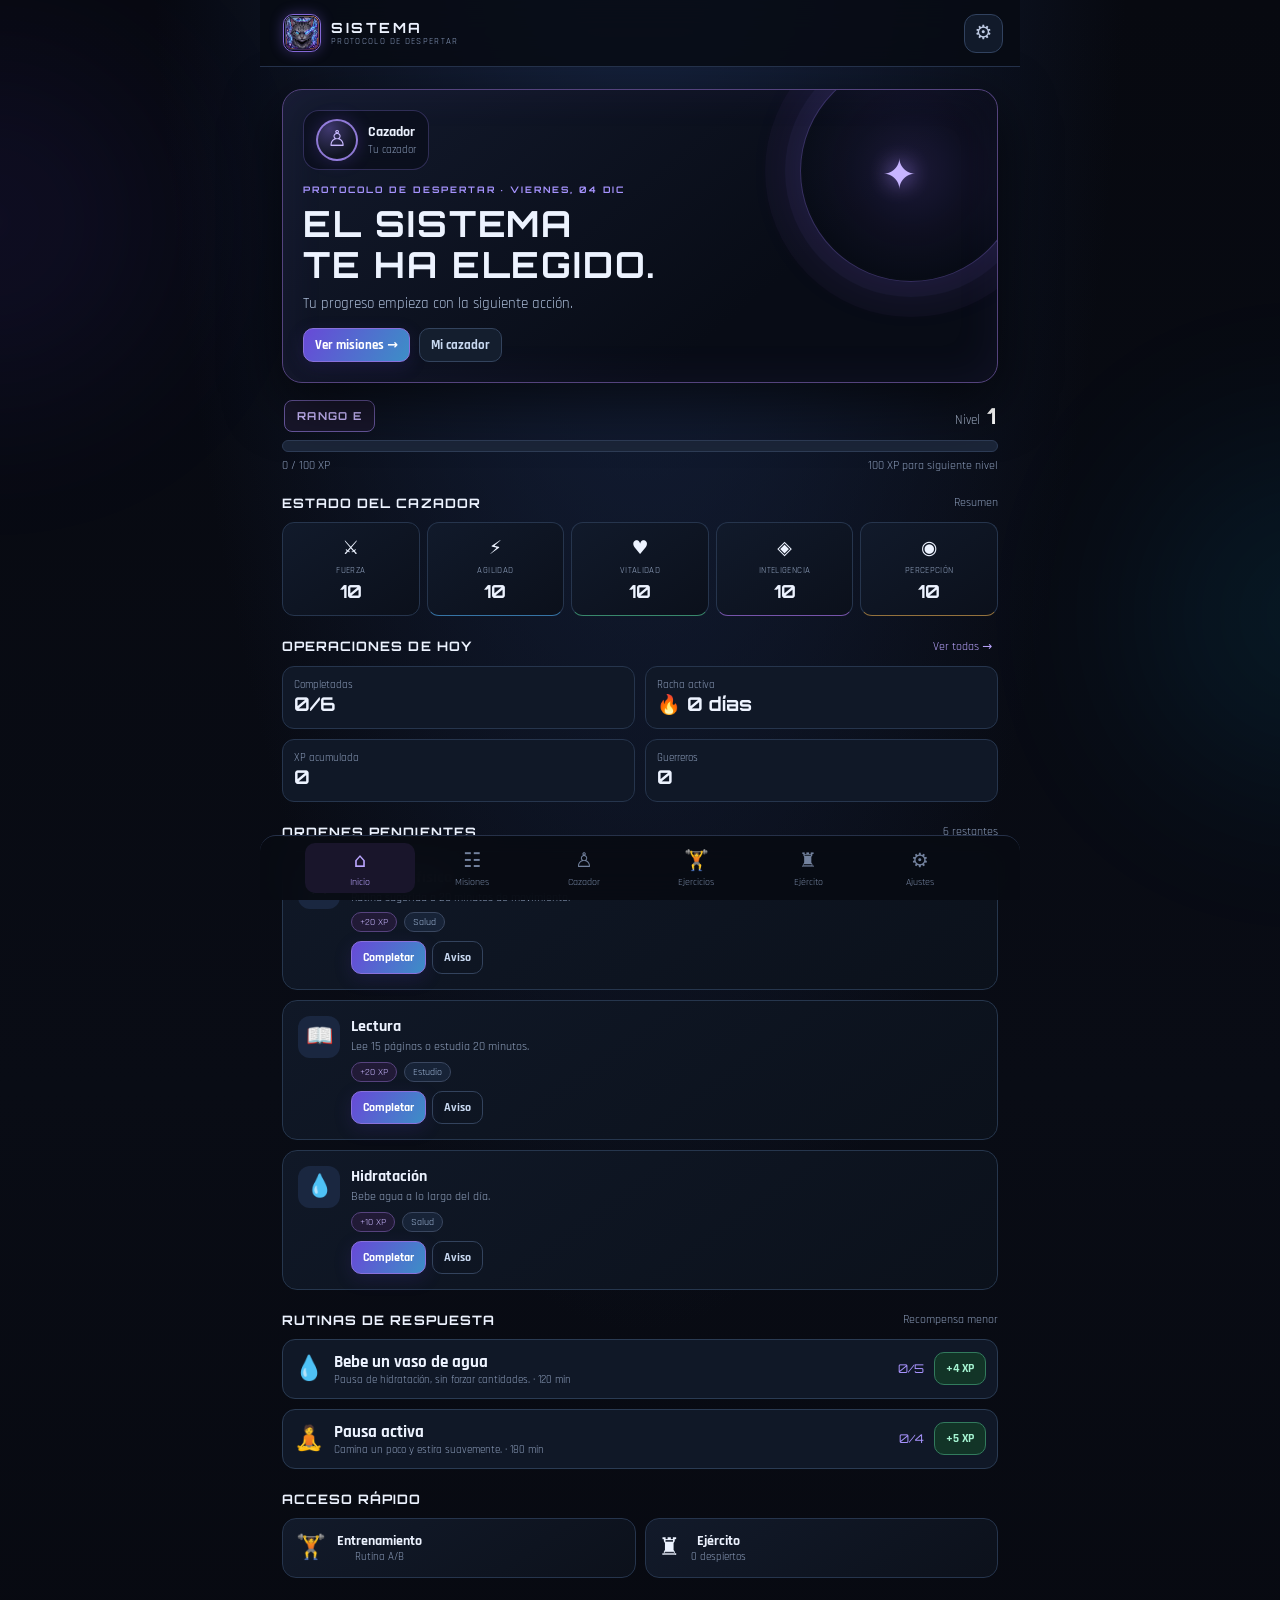
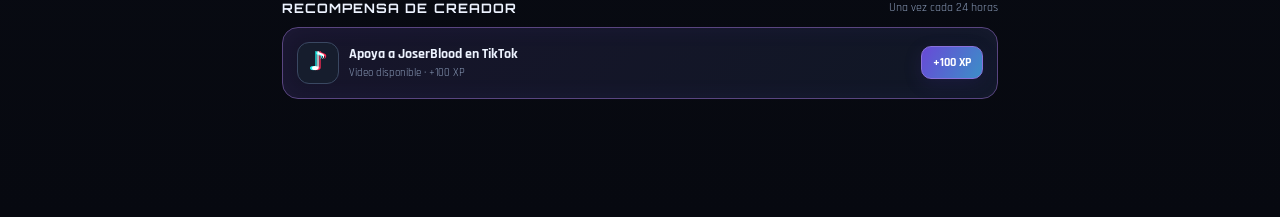
<file: index.html>
<!doctype html>
<html lang="es">
<head>
<meta charset="utf-8"><meta name="viewport" content="width=device-width,initial-scale=1,viewport-fit=cover">
<meta name="theme-color" content="#070910"><meta name="description" content="SISTEMA Despertar: RPG de hábitos, entrenamiento, misiones y evolución personal.">
<link rel="manifest" href="manifest.json"><link rel="icon" type="image/png" href="assets/icon-sistema.png"><link rel="apple-touch-icon" href="assets/icon-sistema.png">
<title>SISTEMA — Despertar</title><link rel="stylesheet" href="style.css">
</head><body>
<div class="ambient a1"></div><div class="ambient a2"></div>
<div class="app-shell">
<header class="topbar"><button class="brand" data-view="home"><img class="brand-mark" src="assets/icon-sistema.png" alt=""><span><b>SISTEMA</b><small>PROTOCOLO DE DESPERTAR</small></span></button><div class="top-actions"><button class="icon-btn" data-view="settings" title="Configuración">⚙</button></div></header>
<main id="main" aria-live="polite"></main>
<nav class="bottom-nav" id="nav"><button data-view="home" class="nav-item active"><i>⌂</i><small>Inicio</small></button><button data-view="missions" class="nav-item"><i>☷</i><small>Misiones</small></button><button data-view="character" class="nav-item"><i>♙</i><small>Cazador</small></button><button data-view="workout" class="nav-item"><i>🏋</i><small>Ejercicios</small></button><button data-view="army" class="nav-item"><i>♜</i><small>Ejército</small></button><button data-view="settings" class="nav-item"><i>⚙</i><small>Ajustes</small></button></nav>
</div><div id="toast" class="toast" role="status"></div><div id="overlay-root"></div>
<dialog id="missionDialog"><form id="missionForm"><div class="dialog-head"><div><span class="eyebrow">NUEVA ORDEN</span><h2>Crear misión</h2></div><button type="button" class="icon-btn" id="closeDialog">×</button></div><label>Nombre<input id="mName" required maxlength="60" placeholder="Ej. Caminar 30 minutos"></label><label>Descripción<input id="mDesc" maxlength="120" placeholder="Detalles opcionales"></label><div class="form-row"><label>XP<input id="mXP" type="number" min="5" max="500" value="25"></label><label>Tipo<select id="mType"><option>Personal</option><option>Salud</option><option>Estudio</option><option>Trabajo</option><option>Disciplina</option></select></label></div><label class="check-label"><input id="mReminder" type="checkbox"> Recordatorio</label><label>Hora<input id="mTime" type="time" value="18:00"></label><label>Días de aviso<select id="mDays"><option value="all">Todos los días</option><option value="weekdays">Lunes a viernes</option><option value="weekend">Fin de semana</option></select></label><button class="primary" type="submit">Crear misión +</button></form></dialog>
<script src="app.js"></script>
</body></html>
</file>
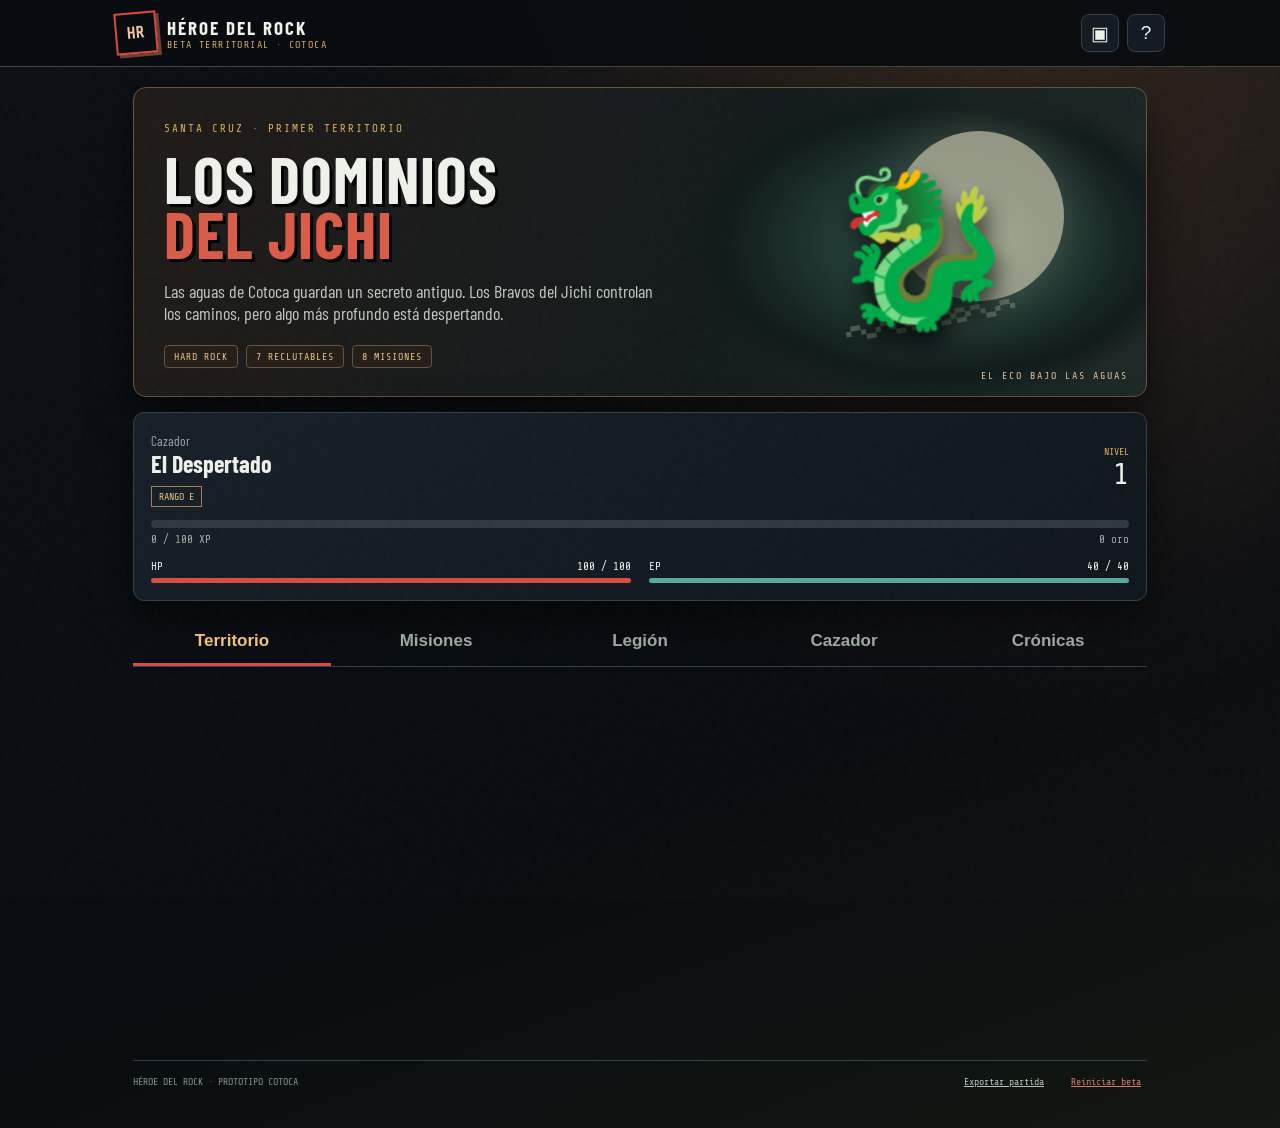
<file: cotoca.html>
<!doctype html>
<html lang="es">
<head>
<meta charset="utf-8"><meta name="viewport" content="width=device-width,initial-scale=1,viewport-fit=cover">
<meta name="theme-color" content="#080b10"><meta name="description" content="HÉROE DEL ROCK — Beta jugable de Cotoca">
<title>HÉROE DEL ROCK | Cotoca</title><link rel="stylesheet" href="cotoca.css">
</head>
<body>
<div class="bg-noise"></div><header class="top"><a class="brand" href="index.html"><span class="brand-mark">HR</span><span><b>HÉROE DEL ROCK</b><small>BETA TERRITORIAL · COTOCA</small></span></a><div class="top-actions"><button id="saveBtn" class="icon-btn" title="Guardar">▣</button><button id="helpBtn" class="icon-btn" title="Ayuda">?</button></div></header>
<main class="wrap">
<section class="hero"><div class="hero-copy"><span class="eyebrow">SANTA CRUZ · PRIMER TERRITORIO</span><h1>LOS DOMINIOS<br><em>DEL JICHI</em></h1><p>Las aguas de Cotoca guardan un secreto antiguo. Los Bravos del Jichi controlan los caminos, pero algo más profundo está despertando.</p><div class="hero-tags"><span>HARD ROCK</span><span>7 RECLUTABLES</span><span>8 MISIONES</span></div></div><div class="hero-art"><div class="moon"></div><div class="reeds">〰 〰 〰</div><div class="jichi">🐉</div><div class="hero-caption">EL ECO BAJO LAS AGUAS</div></div></section>
<section class="status panel"><div class="player-line"><div><small class="muted">Cazador</small><h2 id="playerName">El Despertado</h2><span class="rank" id="rank">RANGO E</span></div><div class="level"><small>NIVEL</small><b id="level">1</b></div></div><div class="xpbar"><span id="xpFill"></span></div><div class="xptext"><span id="xpText">0 / 100 XP</span><span id="coins">0 oro</span></div><div class="vitals"><div><span>HP</span><b id="hpText">100 / 100</b><i><u id="hpFill"></u></i></div><div><span>EP</span><b id="epText">40 / 40</b><i><u id="epFill"></u></i></div></div></section>
<nav class="tabs" id="tabs"><button class="tab active" data-tab="world">Territorio</button><button class="tab" data-tab="missions">Misiones</button><button class="tab" data-tab="army">Legión</button><button class="tab" data-tab="character">Cazador</button><button class="tab" data-tab="codex">Crónicas</button></nav>
<section id="view" class="view"></section>
<footer><span>HÉROE DEL ROCK · PROTOTIPO COTOCA</span><button id="exportBtn" class="text-btn">Exportar partida</button><button id="resetBtn" class="text-btn danger-text">Reiniciar beta</button></footer>
</main>
<div id="modalRoot"></div><div id="toast" class="toast" role="status"></div>
<script src="cotoca-data.js"></script><script src="cotoca-ui.js"></script><script src="cotoca-engine.js"></script>
</body></html>
</file>
<file: style.css>
@import url('https://fonts.googleapis.com/css2?family=Orbitron:wght@400;500;700;900&family=Rajdhani:wght@400;500;600;700&display=swap');
:root{--bg:#070910;--panel:#0d1220;--panel2:#111a2b;--line:#26354d;--text:#edf3ff;--muted:#8a9bb8;--violet:#9c72ff;--cyan:#54d9ff;--gold:#f3c66e;--red:#ff5479;--green:#58e1b1;--shadow:0 18px 55px #0009;--glow:0 0 30px #8762ff30}*{box-sizing:border-box}html{scroll-behavior:smooth}body{margin:0;min-height:100vh;color:var(--text);font-family:'Rajdhani',system-ui,sans-serif;font-size:17px;background:radial-gradient(ellipse at 50% -20%,#182747 0,transparent 55%),linear-gradient(180deg,#070910,#090c15 60%,#070910);overflow-x:hidden}button,input,select{font:inherit;color:inherit}button{cursor:pointer}button:focus-visible,input:focus-visible,select:focus-visible{outline:2px solid var(--cyan);outline-offset:2px}.ambient{position:fixed;width:300px;height:300px;border-radius:50%;filter:blur(110px);opacity:.11;pointer-events:none;z-index:-1}.a1{background:#7147ff;top:8%;left:-160px}.a2{background:#00bfff;bottom:15%;right:-180px}.app-shell{max-width:760px;margin:auto;min-height:100dvh;padding-bottom:calc(88px + env(safe-area-inset-bottom))}.topbar{position:sticky;top:0;z-index:15;display:flex;justify-content:space-between;align-items:center;padding:13px 17px;background:#080b13d9;border-bottom:1px solid #24314a;backdrop-filter:blur(18px)}.brand{display:flex;align-items:center;gap:10px;background:none;border:0;text-align:left}.brand-mark{width:38px;height:38px;display:block;object-fit:cover;border:1px solid #8468d6;border-radius:10px;box-shadow:0 0 14px #8d69ff55}.brand b{display:block;font-family:Orbitron;font-size:14px;letter-spacing:.18em}.brand small{display:block;font-size:9px;color:#8496b6;letter-spacing:.15em}.top-actions{display:flex;gap:8px}.icon-btn{width:39px;height:39px;border:1px solid #31425f;background:#111a2a;border-radius:12px;color:#bdc9e2;font-size:20px}.icon-btn:hover{border-color:var(--violet);box-shadow:var(--glow)}.view{padding:15px 16px 20px;animation:viewIn .35s ease}@keyframes viewIn{from{opacity:0;transform:translateY(8px)}to{opacity:1;transform:none}}.eyebrow{font-family:Orbitron;font-size:9px;letter-spacing:.22em;color:#a794ff;font-weight:700}.hero{position:relative;overflow:hidden;min-height:245px;border:1px solid #54437d;border-radius:20px;padding:20px;display:flex;align-items:flex-end;background:linear-gradient(140deg,#131a2d,#080c16 68%);box-shadow:var(--shadow),inset 0 0 45px #7553d015}.hero:before{content:"";position:absolute;width:220px;height:220px;right:-25px;top:-30px;border-radius:50%;border:1px solid #9d7cff50;box-shadow:0 0 0 15px #9d7cff0c,0 0 0 35px #9d7cff09,0 0 50px #895dff25;background:radial-gradient(circle,#9265ff25 0,#3b2a7020 38%,transparent 70%);animation:portalPulse 5s ease-in-out infinite}.hero:after{content:"✦";position:absolute;right:80px;top:60px;font-size:42px;color:#c7b5ff;text-shadow:0 0 22px #a88aff;animation:float 4s ease-in-out infinite}.hero-content{position:relative;z-index:1;max-width:85%}.hero h1{font-family:Orbitron;font-size:clamp(23px,6vw,36px);line-height:1.15;letter-spacing:.05em;text-transform:uppercase;margin:8px 0}.hero p{margin:0;color:#a9bad5;font-size:15px}.hero .hero-cta{margin-top:15px;display:flex;gap:9px;flex-wrap:wrap}.hero .hero-cta button{font-size:13px}.level-row{display:flex;justify-content:space-between;align-items:center;margin:17px 2px 8px}.rank{font-family:Orbitron;font-size:11px;font-weight:700;padding:8px 12px;border:1px solid #68579e;background:#18162b;color:#cbbaff;border-radius:8px;letter-spacing:.12em}.level-tag{color:#afbdd5;font-size:13px}.level-tag b{font-family:Orbitron;font-size:22px;color:#fff;margin-left:4px}.xp-track{height:12px;background:#1b2538;border:1px solid #2e3c56;border-radius:100px;overflow:hidden}.xp-fill{height:100%;background:linear-gradient(90deg,#7250e8,#a67aff,#49d5ff);box-shadow:0 0 16px #9370ff;transition:width .7s cubic-bezier(.2,.8,.2,1);position:relative}.xp-fill:after{content:"";position:absolute;inset:0;background:linear-gradient(90deg,transparent,#fff5,transparent);animation:shine 2s linear infinite}.xp-caption{display:flex;justify-content:space-between;color:var(--muted);font-size:12px;margin-top:6px}.section-head{display:flex;justify-content:space-between;align-items:center;margin:22px 0 11px}.section-head h2{font-family:Orbitron;font-size:13px;letter-spacing:.08em;margin:0}.section-head small{font-size:12px;color:var(--muted)}.section-head .link-btn{color:#bba6ff}.grid-stats{display:grid;grid-template-columns:repeat(5,minmax(0,1fr));gap:7px}.stat-card{position:relative;border:1px solid var(--line);border-radius:12px;background:linear-gradient(145deg,#111a2b,#0b101b);padding:10px 4px;text-align:center;overflow:hidden;transition:.22s}.stat-card:hover{transform:translateY(-3px);border-color:#7560bb;box-shadow:var(--glow)}.stat-icon{font-size:19px}.stat-name{font-size:9px;color:#91a2be;letter-spacing:.04em;margin:4px 0}.stat-value{font-family:Orbitron;font-size:18px;font-weight:700}.stat-card.str{border-bottom-color:#aa5876}.stat-card.agi{border-bottom-color:#3674a5}.stat-card.vit{border-bottom-color:#39886c}.stat-card.int{border-bottom-color:#7654aa}.stat-card.per{border-bottom-color:#94723d}.quick-grid{display:grid;grid-template-columns:repeat(2,1fr);gap:9px}.quick-card{border:1px solid var(--line);border-radius:14px;background:linear-gradient(145deg,#121a2a,#0c111b);padding:13px;display:flex;gap:11px;align-items:center;transition:.2s}.quick-card:hover{transform:translateY(-2px);border-color:#7861ba}.quick-card .q-icon{font-size:24px}.quick-card b{display:block;font-size:14px}.quick-card small{display:block;color:var(--muted);font-size:11px}.panel{border:1px solid var(--line);border-radius:16px;background:linear-gradient(145deg,#111a2a,#0b111c);padding:14px;box-shadow:0 6px 24px #0002}.panel.glow{border-color:#594580;box-shadow:inset 0 0 25px #835dff10}.mission-list{display:grid;gap:10px}.mission{display:flex;align-items:flex-start;gap:11px;border:1px solid #26364d;background:linear-gradient(145deg,#101827,#0b111b);padding:12px;border-radius:15px;transition:.2s}.mission:hover{border-color:#65549d;transform:translateY(-1px)}.mission.done{border-color:#2c795c;background:linear-gradient(145deg,#10241e,#0c1718)}.mission-ico{width:42px;height:42px;flex:0 0 42px;display:grid;place-items:center;background:#1a2740;border-radius:12px;font-size:22px}.mission.done .mission-ico{background:#17392d}.mission-body{flex:1;min-width:0}.mission-title{font-weight:700;font-size:16px}.mission-desc{font-size:12px;color:#91a2be;line-height:1.3;margin-top:2px}.mission-meta{display:flex;gap:7px;flex-wrap:wrap;margin-top:7px}.pill{font-size:10px;border:1px solid #3a4760;border-radius:99px;padding:3px 8px;color:#9eb5d5;background:#172337}.pill.xp{border-color:#57437e;background:#211a36;color:#c9b7ff}.mission-actions{margin-top:9px;display:flex;gap:6px;flex-wrap:wrap}.btn{border:1px solid #33435d;background:#141e2e;border-radius:10px;padding:8px 11px;font-size:12px;font-weight:700;color:#c8d8f0;transition:.18s}.btn:hover{transform:translateY(-1px);border-color:#7e68cb}.btn.primary,.primary{border:1px solid #8971db;background:linear-gradient(120deg,#6849d7,#3c8fc7);color:#fff;box-shadow:0 5px 18px #4934a533}.btn.success{border-color:#327b5d;background:#123427;color:#a4f3d1}.btn.ghost{background:transparent}.btn.danger{border-color:#6d3a4b;background:#27141d;color:#ffadbf}.btn.gold{border-color:#927138;background:#332714;color:#f7d88f}.btn:disabled{opacity:.45;cursor:not-allowed;transform:none}.chips{display:flex;gap:7px;overflow:auto;padding:3px 0 8px;scrollbar-width:none}.chips::-webkit-scrollbar{display:none}.chip{white-space:nowrap;border:1px solid #293a51;border-radius:99px;background:#101827;color:#91a4c3;padding:7px 11px;font-size:12px}.chip.active{border-color:#7760c3;background:#211b39;color:#d3c4ff}.two-col{display:grid;grid-template-columns:1fr 1fr;gap:10px}.row{display:flex;align-items:center;justify-content:space-between;gap:10px}.muted{color:var(--muted)}.large-number{font-family:Orbitron;font-size:26px;font-weight:900}.attribute-row{display:grid;grid-template-columns:1fr auto auto;align-items:center;gap:9px;padding:12px 0;border-bottom:1px solid #253147}.attribute-row:last-child{border:0}.attr-left{display:flex;align-items:center;gap:9px}.attr-icon{width:35px;height:35px;border-radius:10px;background:#19253a;display:grid;place-items:center}.attr-desc{font-size:11px;color:var(--muted)}.points-pill{background:#292141;color:#d5c5ff;border:1px solid #5b477d;padding:6px 9px;border-radius:8px;font-size:11px}.tab-chip{border:1px solid #293a51;background:#101827;color:#a5b6d1;border-radius:99px;padding:8px 12px;font-size:12px}.tab-chip.active{border-color:#7760c3;background:#211b39;color:#d3c4ff}.inventory-item{display:flex;align-items:center;gap:11px;border:1px solid #33415a;background:#111a28;border-radius:13px;padding:11px}.item-icon{width:46px;height:46px;display:grid;place-items:center;background:#1b2639;border-radius:12px;font-size:26px;flex:0 0 46px}.rarity{font-family:Orbitron;font-size:9px;letter-spacing:.1em;color:#a9bbd8}.rarity.raro{color:#55b9ff}.rarity.epico{color:#b28aff}.rarity.legendario{color:#f0c36d}.rarity.mitico{color:#ff648c}.shadow-grid{display:grid;grid-template-columns:repeat(2,minmax(0,1fr));gap:10px}.shadow-card{border:1px solid #34344c;border-radius:15px;padding:13px;background:linear-gradient(145deg,#151827,#0b1018);display:flex;flex-direction:column;gap:7px;min-height:160px;position:relative;overflow:hidden}.shadow-card.unlocked{border-color:#6551a1;box-shadow:inset 0 0 25px #7d55ff14}.shadow-card.locked{opacity:.55;filter:grayscale(.5)}.shadow-icon{font-size:34px;filter:drop-shadow(0 0 10px #8b69ff70)}.shadow-card strong{font-size:15px}.shadow-card small{color:#98a5bd;font-size:11px;line-height:1.3}.shadow-card .rarity{margin-top:auto}.achievement-grid{display:grid;grid-template-columns:repeat(2,1fr);gap:9px}.achievement{border:1px solid #493d66;background:#151225;border-radius:12px;padding:11px}.achievement.locked{opacity:.43;filter:grayscale(.5)}.achievement .ach-icon{font-size:24px}.achievement strong{display:block;margin:5px 0;font-size:13px}.achievement small{color:var(--muted);font-size:11px}.workout-summary{border:1px solid #473b78;background:linear-gradient(130deg,#17152c,#101522);margin-bottom:12px}.workout-ex{margin-bottom:9px}.exercise{display:flex;justify-content:space-between;gap:10px;align-items:center}.exercise small{color:var(--muted);display:block}.ex-progress{height:5px;border-radius:99px;background:#20283a;margin-top:8px;overflow:hidden}.ex-progress span{display:block;height:100%;background:linear-gradient(90deg,#8062f2,#49d5ff)}.setting-row{display:flex;align-items:center;justify-content:space-between;gap:10px;margin:11px 0;font-size:14px}.setting-row select{max-width:150px;background:#111622;color:#e9e9f2;border:1px solid #373b4c;border-radius:9px;padding:8px}.setting-row input[type=checkbox]{accent-color:#8b65ff;width:18px;height:18px}.setting-row input[type=range]{max-width:140px;accent-color:#8b65ff}.check-label{display:flex;align-items:center;gap:8px}.check-label input{width:18px;height:18px;accent-color:#8b65ff}.settings-grid{display:grid;gap:10px}.history-list{display:grid;gap:7px}.history-entry{border-bottom:1px solid #263144;padding:9px 0;font-size:12px;color:#b4c2db}.empty{text-align:center;padding:27px 12px;color:#8494b1}.empty .big{font-size:36px;margin-bottom:8px}.notice{border:1px solid #66502c;background:#211a12;color:#e5c887;border-radius:12px;padding:12px;font-size:12px}.toast{position:fixed;bottom:calc(95px + env(safe-area-inset-bottom));left:50%;transform:translate(-50%,15px);opacity:0;pointer-events:none;background:#172237;border:1px solid #586d91;color:white;padding:10px 15px;border-radius:12px;box-shadow:var(--shadow);z-index:40;transition:.25s;max-width:90%;text-align:center}.toast.show{opacity:1;transform:translate(-50%,0)}.bottom-nav{position:fixed;bottom:0;left:0;right:0;z-index:20;display:flex;justify-content:center;gap:2px;padding:7px 5px calc(7px + env(safe-area-inset-bottom));background:#080b13ed;border-top:1px solid #263149;backdrop-filter:blur(16px)}.nav-item{border:0;background:transparent;display:flex;flex:1;max-width:110px;flex-direction:column;align-items:center;gap:2px;color:#73829e;padding:5px 3px;border-radius:10px}.nav-item i{font-style:normal;font-size:20px}.nav-item small{font-size:10px}.nav-item.active{color:#bba6ff;background:#19152b}.link-btn{background:none;border:0;color:#a895ff;font-size:12px}.dialog-head{display:flex;justify-content:space-between;align-items:center}.dialog-head h2{font-family:Orbitron;font-size:18px;margin:4px 0}.form-row{display:grid;grid-template-columns:1fr 1fr;gap:10px}dialog{border:1px solid #3a4b68;border-radius:19px;background:#0f1726;color:var(--text);width:min(94%,480px);box-shadow:var(--shadow)}dialog::backdrop{background:#000a;backdrop-filter:blur(5px)}dialog form{display:grid;gap:12px;padding:9px}dialog label{display:grid;gap:6px;color:#b5c3dd;font-size:13px}input,select{width:100%;background:#080f1b;border:1px solid #34445c;border-radius:10px;color:white;padding:10px;outline:none}input:focus,select:focus{border-color:#8a72ff}.mission-filter{display:flex;justify-content:space-between;align-items:center;gap:10px}.recurrent-card{display:flex;align-items:center;gap:10px;padding:11px;border:1px solid #2a3b53;background:#101827;border-radius:13px}.recurrent-card .rc-icon{font-size:24px}.recurrent-card .rc-body{flex:1}.recurrent-card small{display:block;color:var(--muted);font-size:11px}.recurrent-card .count{font-family:Orbitron;color:#a994ff;font-size:12px}.overlay{position:fixed;inset:0;z-index:60;background:radial-gradient(circle at center,#1b1538 0,#080910 65%);display:flex;align-items:center;justify-content:center;padding:20px;animation:fadeIn .45s ease}.overlay.awakening:before{content:"";position:absolute;width:min(76vw,390px);aspect-ratio:1;border-radius:50%;border:1px solid #a987ff;box-shadow:0 0 0 12px #986dff15,0 0 0 34px #986dff10,0 0 70px #a879ff35;animation:circle 4s linear infinite}.awaken-card{position:relative;text-align:center;max-width:390px;width:100%;animation:reveal .8s cubic-bezier(.15,.8,.2,1)}.awaken-label{font-family:Orbitron;font-size:10px;letter-spacing:.25em;color:#bfaeff}.awaken-figure{width:170px;height:170px;border:1px solid #7458b2;border-radius:50%;margin:20px auto;background:radial-gradient(circle,#3b2d64 0,#17132a 65%,#090a12);display:grid;place-items:center;font-size:82px;box-shadow:0 0 50px #9b73ff40;animation:float 3s ease-in-out infinite}.awaken-card h2{font-family:Orbitron;font-size:clamp(20px,6vw,28px);letter-spacing:.05em;margin:9px 0}.awaken-card p{color:#abb9d2;font-size:14px}.awaken-rarity{color:#d2baff;font-family:Orbitron;font-size:11px;letter-spacing:.18em;margin:12px 0}.awaken-card .primary{margin-top:14px;width:100%}.level-overlay{position:fixed;inset:0;z-index:55;background:#070910ee;display:grid;place-content:center;text-align:center;animation:fadeIn .2s}.level-burst{font-size:70px;color:#c9b3ff;text-shadow:0 0 45px #a17aff;animation:spinPop 1s}.level-title{font-family:Orbitron;letter-spacing:.2em;color:#c3b1ff;font-size:13px}.level-number{font-family:Orbitron;font-size:72px;font-weight:900;text-shadow:0 0 40px #956aff;animation:reveal .7s}.level-sub{color:#9fb0cc}.level-overlay button{margin-top:18px}.install-banner{display:none;margin-top:12px}.install-banner.show{display:block}.bar-chart{display:flex;align-items:end;gap:5px;height:90px;padding:8px 0}.bar-chart .bar{flex:1;background:linear-gradient(180deg,#9e79ff,#416da9);border-radius:4px 4px 0 0;min-height:4px;position:relative}.bar-chart .bar small{position:absolute;bottom:-17px;left:50%;transform:translateX(-50%);font-size:9px;color:#8293b1}.bar-chart .bar b{position:absolute;top:-14px;left:50%;transform:translateX(-50%);font-size:9px;color:#b8c7e0}.mini-stat{border:1px solid var(--line);border-radius:12px;padding:11px;background:#101827}.mini-stat small{display:block;color:var(--muted);font-size:11px}.mini-stat b{font-family:Orbitron;font-size:19px}.modal-actions{display:flex;gap:8px;flex-wrap:wrap}.text-center{text-align:center}.full{width:100%}
@keyframes portalPulse{0%,100%{transform:scale(.95);opacity:.65}50%{transform:scale(1.06);opacity:1}}@keyframes float{0%,100%{transform:translateY(0)}50%{transform:translateY(-9px)}}@keyframes shine{0%{transform:translateX(-100%)}100%{transform:translateX(100%)}}@keyframes circle{to{transform:rotate(360deg)}}@keyframes reveal{0%{opacity:0;transform:scale(.6) translateY(20px);filter:blur(8px)}100%{opacity:1;transform:none;filter:none}}@keyframes spinPop{0%{transform:rotate(-90deg) scale(.1);opacity:0}100%{transform:rotate(0) scale(1);opacity:1}}@keyframes fadeIn{from{opacity:0}to{opacity:1}}
@media(min-width:600px){.view{padding:22px}.hero{min-height:290px}.hero h1{font-size:36px}.mission{padding:15px}.stat-card{padding:13px 5px}.bottom-nav{max-width:760px;margin:auto;border-radius:16px 16px 0 0}.shadow-card{min-height:185px}}
@media(max-width:380px){.grid-stats{gap:4px}.stat-card{padding:8px 2px}.stat-name{font-size:8px}.stat-value{font-size:15px}.nav-item small{font-size:9px}.hero{min-height:215px}.hero-content{max-width:100%}}
/* V1.2.1 — perfil editable y avatar */
.hero-profile{display:flex;align-items:center;gap:10px;margin:0 0 14px;padding:8px 12px;width:max-content;max-width:100%;border:1px solid rgba(160,135,255,.25);border-radius:16px;background:rgba(9,12,22,.55);backdrop-filter:blur(8px)}
.hero-profile b{display:block;font-size:14px}.hero-profile small{display:block;color:var(--muted);font-size:11px;margin-top:2px}
.profile-avatar{display:grid;place-items:center;overflow:hidden;flex:none;border-radius:50%;border:2px solid rgba(173,146,255,.8);background:radial-gradient(circle at 30% 20%,#3e376d,#101522 70%);color:#c9baff;box-shadow:0 0 18px rgba(139,92,246,.24)}
.profile-avatar.small{width:42px;height:42px;font-size:22px}.profile-avatar.large{width:92px;height:92px;font-size:42px}.profile-avatar img{width:100%;height:100%;object-fit:cover;display:block}
.profile-edit{display:flex;flex-direction:column;gap:12px}.profile-edit-head{display:flex;align-items:center;gap:16px}.profile-edit-head h3{margin:5px 0;font-size:21px}.profile-label{font-size:13px;color:var(--muted)}.profile-name-row{display:flex;gap:8px;align-items:center}.profile-name-row input{flex:1;min-width:0;width:100%;padding:12px;border-radius:12px;border:1px solid var(--line);background:rgba(6,9,16,.72);color:var(--text);font:inherit}.profile-photo-actions{display:flex;flex-wrap:wrap;gap:8px;align-items:center}.profile-photo-actions label{cursor:pointer}.profile-photo-actions button:disabled{opacity:.45;cursor:not-allowed}
@media(max-width:420px){.profile-avatar.large{width:76px;height:76px}.profile-name-row{align-items:stretch}.profile-name-row .btn{padding-inline:12px}}

/* V1.3 — artwork de personajes */
.warrior-art{display:block;width:100%;object-fit:contain;object-position:center;filter:drop-shadow(0 0 14px #9b73ff45);transition:transform .3s ease,filter .3s ease}
.shadow-card .warrior-art{height:clamp(145px,40vw,230px);margin:-3px auto 2px;object-fit:contain}
.shadow-card.unlocked:hover .warrior-art{transform:scale(1.035);filter:drop-shadow(0 0 18px #a888ff70)}
.shadow-card.locked .locked-art{filter:grayscale(1) brightness(.22) blur(1px);opacity:.7}
.achievement .warrior-art{height:100px;object-fit:contain;margin:0 auto 5px}
.achievement .locked-art{filter:grayscale(1) brightness(.18) blur(1px)}
.awaken-figure{overflow:hidden;padding:0;border-radius:20px;width:min(88vw,300px);height:min(88vw,300px);margin:14px auto;background:radial-gradient(circle,#3b2d64 0,#17132a 65%,#090a12)}
.awaken-figure .modal-art{height:100%;width:100%;object-fit:contain;filter:drop-shadow(0 0 20px #a889ff65)}
.awaken-figure:has(.modal-art){border-radius:22px}

/* V1.3.1 — Leyendas de héroes */
.shadow-card .warrior-legend{color:#b5a7d8;font-size:11px;line-height:1.35;padding:4px 2px 2px;border-top:1px solid #3a3153}
.awaken-card .warrior-legend{color:#c7b7e8;font-size:13px;line-height:1.5;margin:10px auto;max-width:340px}

/* TikTok daily XP reward */
.creator-reward{margin-bottom:8px;border-color:#55417e;background:linear-gradient(135deg,#17152b,#101725)}
.creator-icon{width:42px;height:42px;display:grid;place-items:center;flex:0 0 42px;border-radius:12px;background:#161d2d;border:1px solid #3a4862;color:#fff;font-size:26px;text-shadow:-2px 0 #25f4ee,2px 0 #fe2c55}
.creator-copy{flex:1;min-width:0}.creator-copy b{display:block;font-size:14px}.creator-copy small{display:block;font-size:11px;line-height:1.3;margin-top:3px}
</file>
<file: cotoca.css>
@import url('https://fonts.googleapis.com/css2?family=Barlow+Condensed:wght@400;500;600;700;800;900&family=Share+Tech+Mono&display=swap');
:root{--bg:#080b10;--panel:#111720;--panel2:#171f29;--line:#34404a;--text:#edf1e9;--muted:#a0aaa6;--red:#d84c3f;--gold:#d7ad62;--teal:#5aa89b;--purple:#9c7bc5;--shadow:0 16px 45px #0009}*{box-sizing:border-box}body{margin:0;background:radial-gradient(ellipse at 80% 0,#34271e 0,transparent 45%),linear-gradient(160deg,#0c1015,#090c10 65%,#121712);color:var(--text);font-family:'Barlow Condensed',sans-serif;min-height:100vh}.bg-noise{position:fixed;inset:0;pointer-events:none;opacity:.09;background-image:url("data:image/svg+xml,%3Csvg viewBox='0 0 180 180' xmlns='http://www.w3.org/2000/svg'%3E%3Cfilter id='n'%3E%3CfeTurbulence type='fractalNoise' baseFrequency='.9' numOctaves='3' stitchTiles='stitch'/%3E%3C/filter%3E%3Crect width='100%25' height='100%25' filter='url(%23n)' opacity='.25'/%3E%3C/svg%3E")}.top{position:sticky;top:0;z-index:10;display:flex;align-items:center;justify-content:space-between;padding:12px max(18px,calc((100vw - 1050px)/2));background:#080b10e8;border-bottom:1px solid #4a4236;backdrop-filter:blur(16px)}.brand{display:flex;gap:10px;align-items:center;color:inherit;text-decoration:none}.brand-mark{display:grid;place-items:center;width:42px;height:42px;border:2px solid var(--red);color:#f3c7a2;font-family:'Share Tech Mono';font-weight:bold;transform:rotate(-5deg);box-shadow:3px 3px 0 #704033}.brand b{display:block;font-size:19px;letter-spacing:2px}.brand small{display:block;color:var(--gold);font:10px 'Share Tech Mono';letter-spacing:1.4px}.top-actions{display:flex;gap:8px}.icon-btn{border:1px solid var(--line);background:#141b22;color:var(--text);border-radius:8px;width:38px;height:38px;font-size:19px;cursor:pointer}.wrap{max-width:1050px;margin:auto;padding:20px 18px 40px}.hero{min-height:300px;display:grid;grid-template-columns:1.1fr .9fr;overflow:hidden;border:1px solid #69533d;border-radius:13px;background:linear-gradient(110deg,#201b18 0%,#141b1d 60%,#1e2927);box-shadow:var(--shadow)}.hero-copy{padding:28px 30px;align-self:center;position:relative;z-index:1}.eyebrow{font:11px 'Share Tech Mono';color:var(--gold);letter-spacing:2px}.hero h1{font-size:clamp(36px,6vw,65px);line-height:.85;letter-spacing:1px;margin:16px 0;text-shadow:3px 3px #000}.hero h1 em{font-style:normal;color:#d85c49}.hero p{max-width:490px;color:#c2c9c0;font-size:18px;line-height:1.25}.hero-tags{display:flex;gap:8px;flex-wrap:wrap;margin-top:20px}.hero-tags span,.pill{border:1px solid #665341;background:#261f19;color:#e4c18b;padding:5px 9px;border-radius:4px;font:10px 'Share Tech Mono';letter-spacing:1px}.hero-art{position:relative;display:grid;place-items:center;overflow:hidden;background:radial-gradient(ellipse at 55% 50%,#53695b 0,#233c37 28%,#111c1c 62%,transparent 72%)}.moon{position:absolute;width:170px;height:170px;border-radius:50%;background:#d6d2b7;opacity:.65;box-shadow:0 0 60px #d5d3ad55;right:18%;top:14%}.reeds{position:absolute;bottom:8%;font-size:80px;letter-spacing:-25px;color:#82917b;transform:rotate(-10deg);opacity:.55}.jichi{position:relative;z-index:1;font-size:clamp(90px,15vw,155px);filter:drop-shadow(0 15px 12px #000b);transform:rotate(-10deg)}.hero-caption{position:absolute;bottom:15px;right:18px;font:10px 'Share Tech Mono';letter-spacing:2px;color:#d8c5a1}.panel{border:1px solid var(--line);border-radius:11px;background:linear-gradient(145deg,#171f28,#10161c);padding:17px;box-shadow:var(--shadow)}.status{margin:15px 0}.player-line{display:flex;justify-content:space-between;align-items:center}.player-line h2{margin:0 0 6px;font-size:24px}.muted,.xptext{color:var(--muted)}.rank{display:inline-block;font:10px 'Share Tech Mono';padding:4px 7px;border:1px solid #9c8050;color:#e6c27f}.level{text-align:right}.level small{display:block;color:var(--gold);font:10px 'Share Tech Mono'}.level b{font:30px 'Share Tech Mono'}.xpbar{height:8px;background:#30383e;border-radius:9px;margin-top:13px;overflow:hidden}.xpbar span{display:block;height:100%;width:0;background:linear-gradient(90deg,#b34435,#e3b86a);transition:width .3s}.xptext{display:flex;justify-content:space-between;font:11px 'Share Tech Mono';margin-top:5px}.vitals{display:grid;grid-template-columns:1fr 1fr;gap:18px;margin-top:14px}.vitals>div{display:grid;grid-template-columns:1fr auto;gap:5px;font:11px 'Share Tech Mono'}.vitals b{font-weight:normal}.vitals i{grid-column:1/3;height:5px;background:#30383e;border-radius:9px;overflow:hidden}.vitals u{display:block;height:100%;width:100%;background:var(--red);text-decoration:none}.vitals>div:nth-child(2) u{background:var(--teal)}.tabs{display:flex;gap:6px;border-bottom:1px solid var(--line);margin:18px 0 15px;overflow-x:auto}.tab{flex:1;min-width:max-content;background:transparent;border:0;color:#9da8a2;padding:12px 14px;font-size:17px;font-weight:700;cursor:pointer;border-bottom:3px solid transparent}.tab.active{color:#f0c27d;border-color:var(--red)}.view{min-height:350px}.section-title{display:flex;justify-content:space-between;align-items:end;gap:10px;margin:20px 0 11px}.section-title h2{margin:0;font-size:24px;letter-spacing:.5px}.section-title p{margin:2px 0 0;color:var(--muted);font-size:14px}.grid{display:grid;grid-template-columns:repeat(2,minmax(0,1fr));gap:11px}.zone-card,.mission-card,.member-card,.enemy-card,.reward-card{border:1px solid var(--line);border-radius:10px;background:linear-gradient(145deg,#18212a,#10161c);padding:15px;position:relative;overflow:hidden}.zone-card{min-height:156px;display:flex;flex-direction:column;justify-content:space-between}.zone-card:before{content:'';position:absolute;inset:0;background:radial-gradient(circle at 100% 0,#68847625,transparent 60%);pointer-events:none}.zone-card h3,.mission-card h3,.member-card h3{margin:4px 0;font-size:21px}.zone-card p,.mission-card p,.member-card p{margin:4px 0;color:#aeb9b1;font-size:14px;line-height:1.25}.zone-foot{display:flex;justify-content:space-between;align-items:center;margin-top:12px;gap:8px}.muted-tag{font:10px 'Share Tech Mono';color:#9fa9a2}.btn{border:1px solid #756046;background:#2a211a;color:#f3d7a4;border-radius:5px;padding:8px 12px;font-weight:700;font-size:14px;cursor:pointer}.btn:hover{filter:brightness(1.2)}.btn.primary{background:#873d32;border-color:#ba6550;color:white}.btn.teal{background:#1c4741;border-color:#477f73;color:#c5e9dc}.btn.ghost{background:transparent;border-color:#56616a;color:#d6ded7}.btn:disabled{opacity:.4;cursor:not-allowed}.mission-list,.stack{display:grid;gap:10px}.mission-card{display:grid;grid-template-columns:42px 1fr;gap:12px}.mission-icon{width:42px;height:42px;display:grid;place-items:center;border:1px solid #62533f;background:#2a241d;border-radius:8px;font-size:21px}.mission-card .body{min-width:0}.mission-card .actions{display:flex;gap:7px;flex-wrap:wrap;margin-top:9px}.mission-card.done{border-color:#4a8978;background:#132420}.mission-card.done .mission-icon{background:#1b3c32}.meta{display:flex;gap:6px;flex-wrap:wrap;margin-top:8px}.meta .pill{font-size:9px}.member-card{display:flex;flex-direction:column;min-height:245px}.member-head{display:flex;justify-content:space-between;align-items:start;gap:8px}.member-icon{font-size:35px}.rarity{font:10px 'Share Tech Mono';letter-spacing:1px}.rarity.epico{color:#c69bfa}.rarity.mitico{color:#f37d9c}.rarity.legendario{color:#f0c36d}.member-card .btn{margin-top:auto}.stats-mini{display:flex;gap:10px;flex-wrap:wrap;color:#c3cec6;font:10px 'Share Tech Mono';margin:8px 0}.stats-mini span{border:1px solid #36434a;padding:4px 5px}.profile-grid{display:grid;grid-template-columns:repeat(4,1fr);gap:8px}.stat-box{background:#202932;border:1px solid #3a454a;border-radius:7px;padding:10px;text-align:center}.stat-box small{display:block;color:#aab5ad;font:10px 'Share Tech Mono'}.stat-box b{font-size:22px}.log{border-left:2px solid #7e5140;padding:3px 0 3px 13px;margin:10px 0;color:#bbc4bb;font-size:14px}.log strong{color:#f1c57f}.dialog-backdrop{position:fixed;inset:0;z-index:30;background:#000b;display:grid;place-items:center;padding:16px}.dialog{width:min(620px,100%);max-height:90vh;overflow:auto;border:1px solid #846b4a;border-radius:12px;background:#11181e;padding:20px;box-shadow:0 20px 80px #000}.dialog h2{margin:0 0 8px;font-size:27px}.dialog p{color:#bac4bc;line-height:1.35}.dialog-actions{display:flex;gap:8px;flex-wrap:wrap;margin-top:18px}.combat{background:radial-gradient(ellipse at 50% 20%,#4c3128,#161c21 60%);border:1px solid #80523d;border-radius:12px;padding:17px}.combatants{display:grid;grid-template-columns:1fr 1fr;gap:10px}.fighter{padding:12px;background:#0d1318c9;border:1px solid #485057;border-radius:8px}.fighter h3{margin:0 0 4px}.fighter .big-icon{font-size:45px}.combat-log{min-height:75px;max-height:150px;overflow:auto;margin:12px 0;padding:10px;background:#090d11aa;border-radius:6px;color:#c7d0c8;font-size:14px}.combat-actions{display:flex;gap:7px;flex-wrap:wrap}.smallbar{height:6px;background:#30383e;border-radius:8px;overflow:hidden;margin:7px 0}.smallbar span{display:block;height:100%;background:var(--red)}.smallbar.ep span{background:var(--teal)}.toast{position:fixed;bottom:22px;left:50%;transform:translate(-50%,20px);opacity:0;transition:.2s;background:#202b30;border:1px solid #9b7952;border-radius:7px;padding:10px 16px;z-index:50;pointer-events:none}.toast.show{opacity:1;transform:translate(-50%,0)}footer{display:flex;gap:15px;align-items:center;flex-wrap:wrap;border-top:1px solid var(--line);margin-top:28px;padding-top:14px;color:#829089;font:10px 'Share Tech Mono'}footer span{margin-right:auto}.text-btn{background:none;border:0;color:#b6c3ba;text-decoration:underline;cursor:pointer;font:inherit}.danger-text{color:#d87a6b}.empty{border:1px dashed #47534d;border-radius:8px;padding:22px;text-align:center;color:#9ca89f}.boss-banner{border:1px solid #9a5949;background:linear-gradient(100deg,#361d1c,#171b1e);padding:15px;border-radius:8px}.boss-banner h3{font-size:23px;margin:3px 0}.loot{display:flex;gap:8px;flex-wrap:wrap}.loot span{border:1px solid #766344;padding:7px 9px;border-radius:5px;background:#282319;color:#e8cb8f;font-size:13px}@media(max-width:650px){.wrap{padding:12px 12px 30px}.hero{grid-template-columns:1fr;min-height:0}.hero-copy{padding:22px 19px 10px}.hero-art{height:170px}.moon{width:110px;height:110px}.jichi{font-size:100px}.grid{grid-template-columns:1fr}.profile-grid{grid-template-columns:repeat(2,1fr)}.tabs{margin-top:13px}.tab{padding:10px 12px}.vitals{gap:10px}.hero h1{font-size:46px}.member-card{min-height:220px}footer{gap:10px}}
</file>
